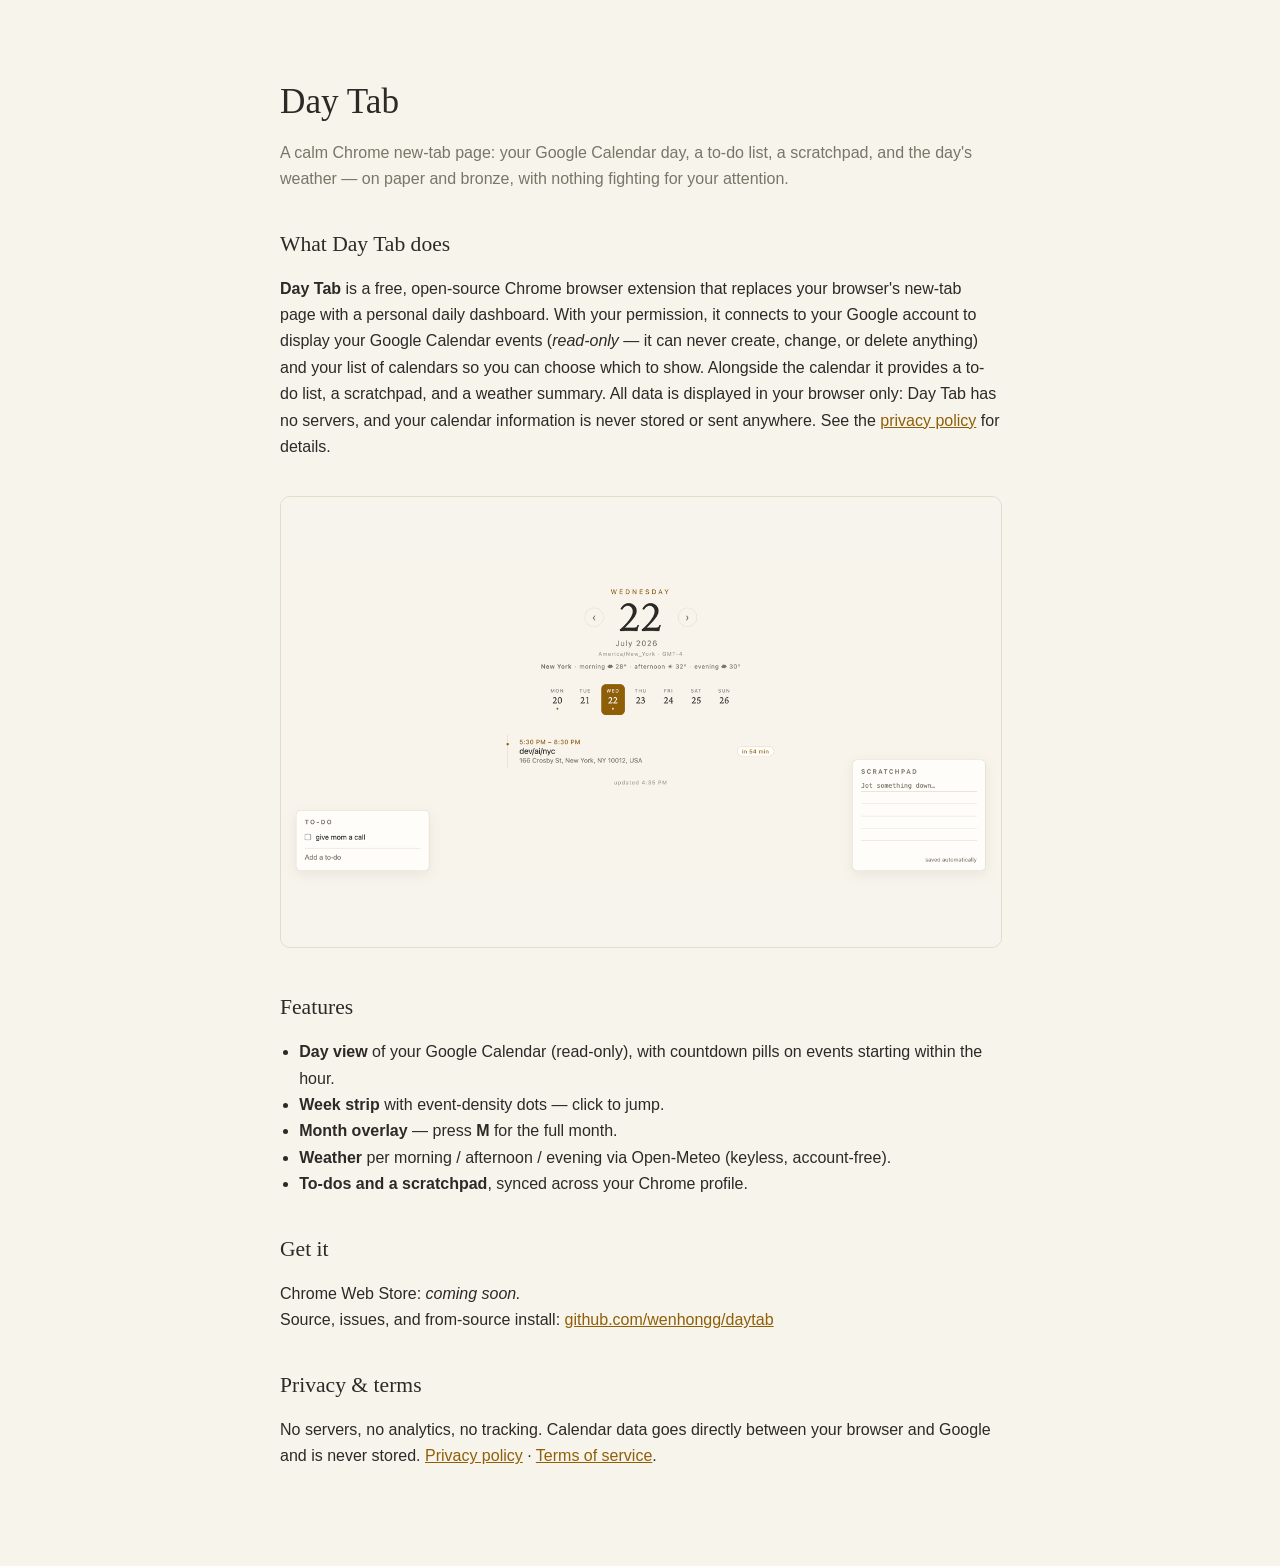
<file: docs/index.html>
<!DOCTYPE html>
<html lang="en">
<head>
<meta charset="utf-8">
<meta name="viewport" content="width=device-width, initial-scale=1">
<link rel="icon" type="image/png" href="/icon128.png">
<meta name="google-site-verification" content="RrC-9N23ZXBY5imwde2VVzgFlDhZca3ALpualsePXaE" />
<title>Day Tab</title>
<style>
  body { margin: 0; background: #f7f4ec; color: #2b2a26;
         font-family: -apple-system, BlinkMacSystemFont, "Segoe UI", sans-serif;
         line-height: 1.65; }
  main { max-width: 720px; margin: 0 auto; padding: 3.5rem 1.5rem 5rem; }
  h1, h2 { font-family: "Iowan Old Style", Georgia, "Times New Roman", serif;
           font-weight: 400; line-height: 1.25; }
  h1 { font-size: 2.2rem; margin-bottom: 0.3rem; }
  h2 { font-size: 1.35rem; margin-top: 2.4rem; }
  a { color: #8f5f08; }
  .tagline { color: #7a7567; }
  img.shot { max-width: 100%; border: 1px solid #e2dccb; border-radius: 10px;
             margin-top: 1.2rem; }
  ul { padding-left: 1.2rem; }
</style>
</head>
<body>
<main>
  <h1>Day Tab</h1>
  <p class="tagline">A calm Chrome new-tab page: your Google Calendar day, a
  to-do list, a scratchpad, and the day's weather — on paper and bronze, with
  nothing fighting for your attention.</p>

  <h2>What Day Tab does</h2>
  <p><strong>Day Tab</strong> is a free, open-source Chrome browser extension
  that replaces your browser's new-tab page with a personal daily dashboard.
  With your permission, it connects to your Google account to display your
  Google Calendar events (<em>read-only</em> — it can never create, change,
  or delete anything) and your list of calendars so you can choose which to
  show. Alongside the calendar it provides a to-do list, a scratchpad, and a
  weather summary. All data is displayed in your browser only: Day Tab has
  no servers, and your calendar information is never stored or sent
  anywhere. See the <a href="privacy/">privacy policy</a> for details.</p>

  <img class="shot" src="store/screenshot-day-view.png" alt="Day Tab new-tab page: day view with week strip, weather line, to-do list and scratchpad">

  <h2>Features</h2>
  <ul>
    <li><strong>Day view</strong> of your Google Calendar (read-only), with
        countdown pills on events starting within the hour.</li>
    <li><strong>Week strip</strong> with event-density dots — click to jump.</li>
    <li><strong>Month overlay</strong> — press <b>M</b> for the full month.</li>
    <li><strong>Weather</strong> per morning / afternoon / evening via
        Open-Meteo (keyless, account-free).</li>
    <li><strong>To-dos and a scratchpad</strong>, synced across your Chrome
        profile.</li>
  </ul>

  <h2>Get it</h2>
  <p>Chrome Web Store: <em>coming soon.</em><br>
  Source, issues, and from-source install:
  <a href="https://github.com/wenhongg/daytab">github.com/wenhongg/daytab</a></p>

  <h2>Privacy &amp; terms</h2>
  <p>No servers, no analytics, no tracking. Calendar data goes directly
  between your browser and Google and is never stored.
  <a href="privacy/">Privacy policy</a> &middot;
  <a href="terms/">Terms of service</a>.</p>
</main>
</body>
</html>
</file>
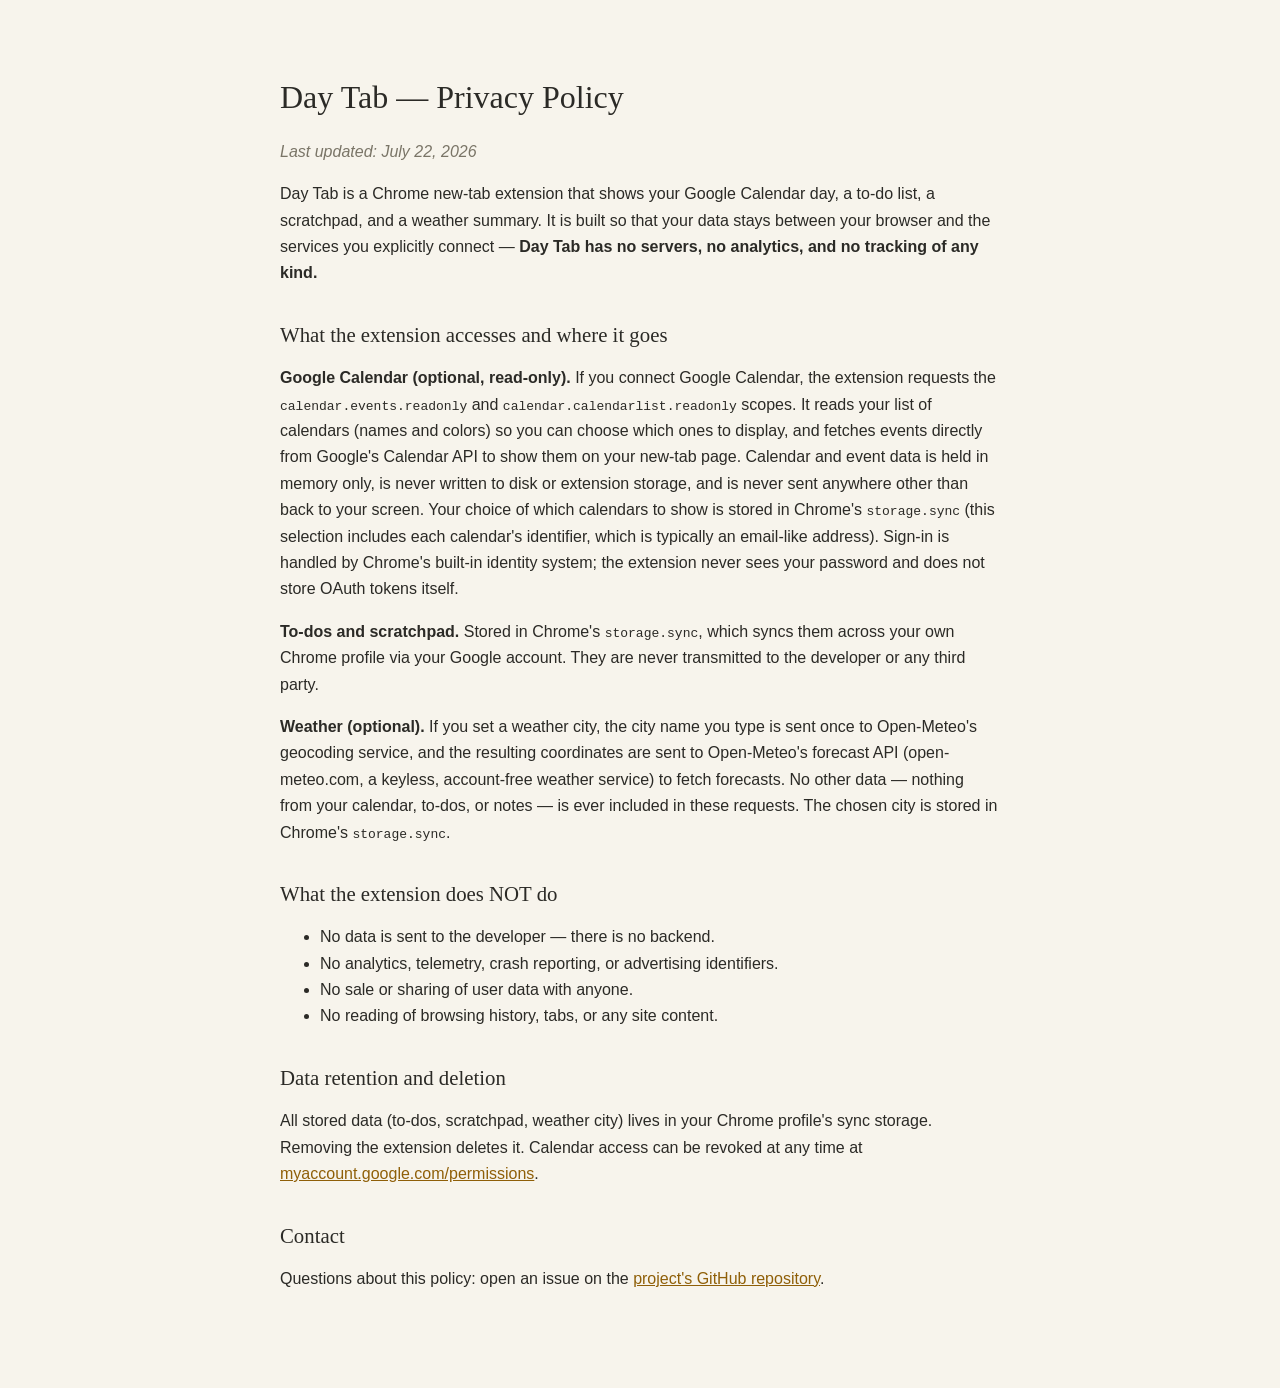
<file: docs/privacy/index.html>
<!DOCTYPE html>
<html lang="en">
<head>
<meta charset="utf-8">
<meta name="viewport" content="width=device-width, initial-scale=1">
<link rel="icon" type="image/png" href="/icon128.png">
<meta name="google-site-verification" content="RrC-9N23ZXBY5imwde2VVzgFlDhZca3ALpualsePXaE" />
<title>Day Tab — Privacy Policy</title>
<style>
  body { margin: 0; background: #f7f4ec; color: #2b2a26;
         font-family: -apple-system, BlinkMacSystemFont, "Segoe UI", sans-serif;
         line-height: 1.65; }
  main { max-width: 720px; margin: 0 auto; padding: 3.5rem 1.5rem 5rem; }
  h1, h2 { font-family: "Iowan Old Style", Georgia, "Times New Roman", serif;
           font-weight: 400; line-height: 1.25; }
  h1 { font-size: 2rem; }
  h2 { font-size: 1.3rem; margin-top: 2.2rem; }
  a { color: #8f5f08; }
  .updated { color: #7a7567; font-style: italic; }
</style>
</head>
<body>
<main>
  <h1>Day Tab — Privacy Policy</h1>
  <p class="updated">Last updated: July 22, 2026</p>

  <p>Day Tab is a Chrome new-tab extension that shows your Google Calendar
  day, a to-do list, a scratchpad, and a weather summary. It is built so that
  your data stays between your browser and the services you explicitly
  connect — <strong>Day Tab has no servers, no analytics, and no tracking of
  any kind.</strong></p>

  <h2>What the extension accesses and where it goes</h2>

  <p><strong>Google Calendar (optional, read-only).</strong> If you connect
  Google Calendar, the extension requests the
  <code>calendar.events.readonly</code> and
  <code>calendar.calendarlist.readonly</code> scopes. It reads your list of
  calendars (names and colors) so you can choose which ones to display, and
  fetches events directly from Google's Calendar API to show them on your
  new-tab page. Calendar and event data is held in memory only, is never
  written to disk or extension storage, and is never sent anywhere other
  than back to your screen. Your choice of which calendars to show is
  stored in Chrome's <code>storage.sync</code> (this selection includes each
  calendar's identifier, which is typically an email-like address). Sign-in is handled by
  Chrome's built-in identity system; the extension never sees your password
  and does not store OAuth tokens itself.</p>

  <p><strong>To-dos and scratchpad.</strong> Stored in Chrome's
  <code>storage.sync</code>, which syncs them across your own Chrome profile
  via your Google account. They are never transmitted to the developer or
  any third party.</p>

  <p><strong>Weather (optional).</strong> If you set a weather city, the
  city name you type is sent once to Open-Meteo's geocoding service, and the
  resulting coordinates are sent to Open-Meteo's forecast API
  (open-meteo.com, a keyless, account-free weather service) to fetch
  forecasts. No other data — nothing from your calendar, to-dos, or notes —
  is ever included in these requests. The chosen city is stored in Chrome's
  <code>storage.sync</code>.</p>

  <h2>What the extension does NOT do</h2>
  <ul>
    <li>No data is sent to the developer — there is no backend.</li>
    <li>No analytics, telemetry, crash reporting, or advertising
        identifiers.</li>
    <li>No sale or sharing of user data with anyone.</li>
    <li>No reading of browsing history, tabs, or any site content.</li>
  </ul>

  <h2>Data retention and deletion</h2>
  <p>All stored data (to-dos, scratchpad, weather city) lives in your Chrome
  profile's sync storage. Removing the extension deletes it. Calendar access
  can be revoked at any time at
  <a href="https://myaccount.google.com/permissions">myaccount.google.com/permissions</a>.</p>

  <h2>Contact</h2>
  <p>Questions about this policy: open an issue on the
  <a href="https://github.com/wenhongg/daytab">project's GitHub repository</a>.</p>
</main>
</body>
</html>
</file>
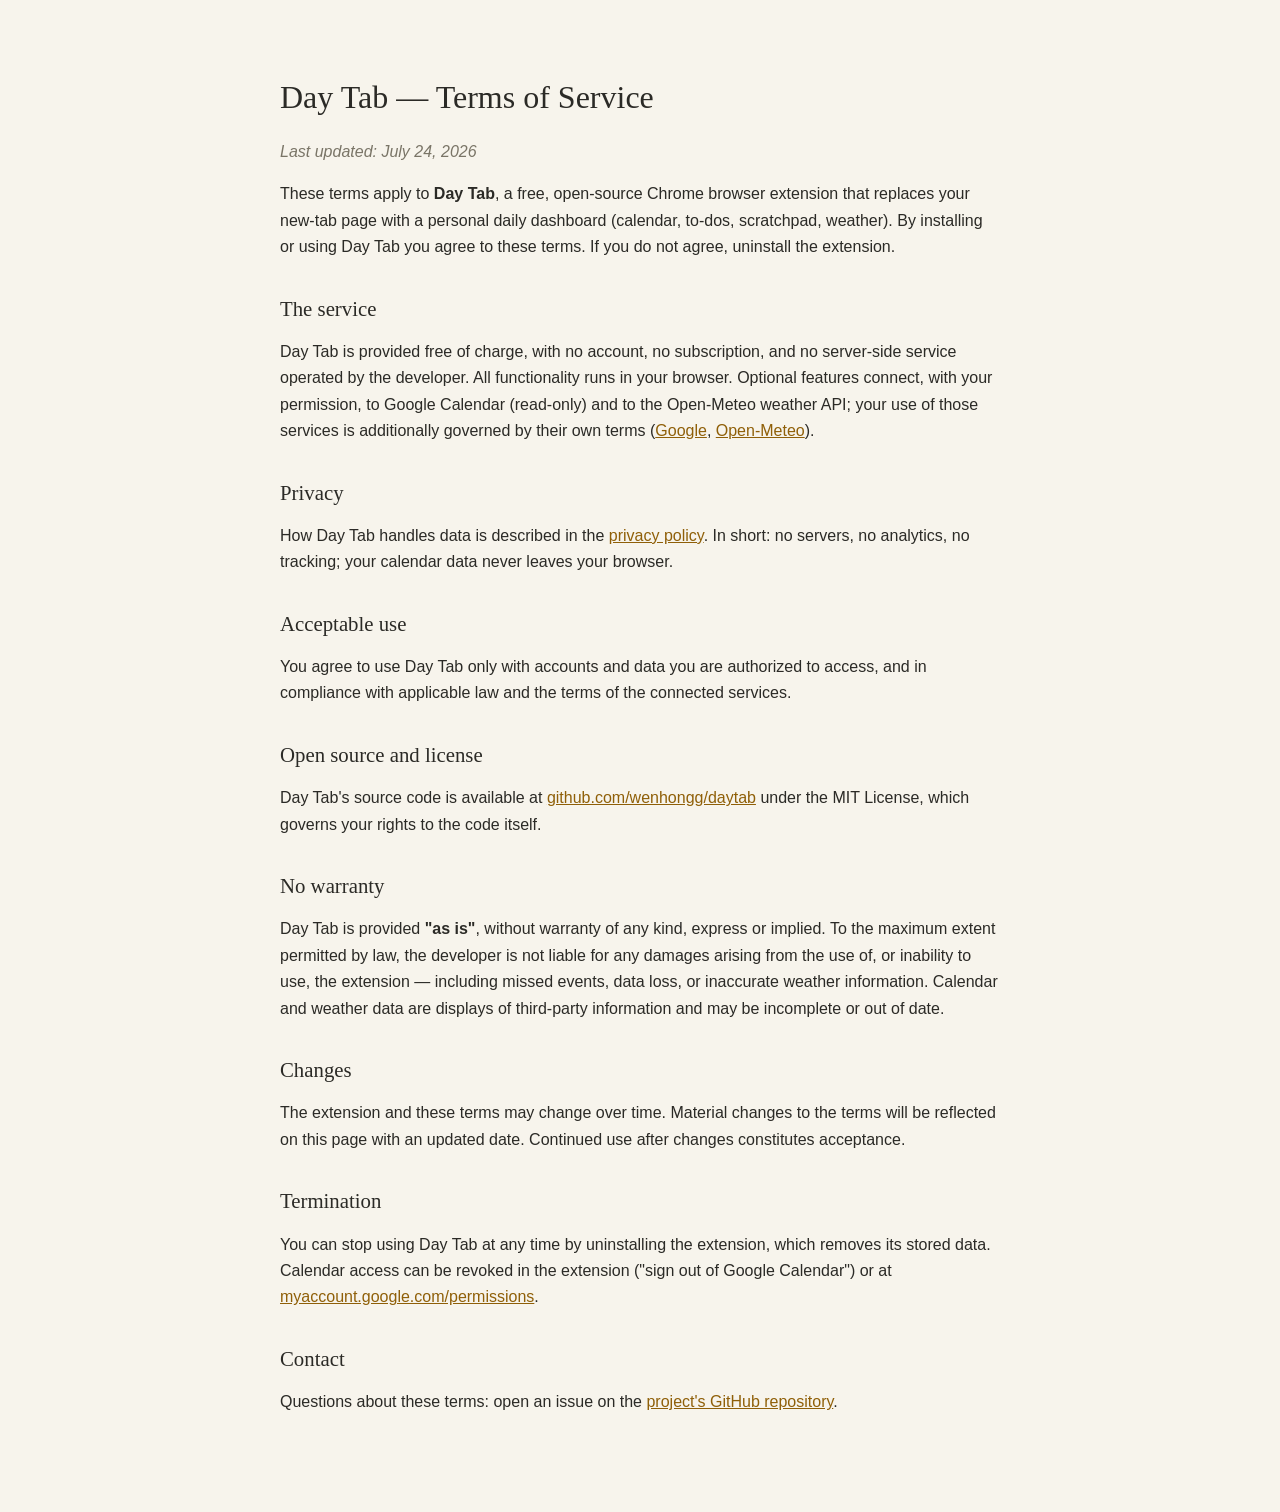
<file: docs/terms/index.html>
<!DOCTYPE html>
<html lang="en">
<head>
<meta charset="utf-8">
<meta name="viewport" content="width=device-width, initial-scale=1">
<link rel="icon" type="image/png" href="/icon128.png">
<meta name="google-site-verification" content="RrC-9N23ZXBY5imwde2VVzgFlDhZca3ALpualsePXaE" />
<title>Day Tab — Terms of Service</title>
<style>
  body { margin: 0; background: #f7f4ec; color: #2b2a26;
         font-family: -apple-system, BlinkMacSystemFont, "Segoe UI", sans-serif;
         line-height: 1.65; }
  main { max-width: 720px; margin: 0 auto; padding: 3.5rem 1.5rem 5rem; }
  h1, h2 { font-family: "Iowan Old Style", Georgia, "Times New Roman", serif;
           font-weight: 400; line-height: 1.25; }
  h1 { font-size: 2rem; }
  h2 { font-size: 1.3rem; margin-top: 2.2rem; }
  a { color: #8f5f08; }
  .updated { color: #7a7567; font-style: italic; }
</style>
</head>
<body>
<main>
  <h1>Day Tab — Terms of Service</h1>
  <p class="updated">Last updated: July 24, 2026</p>

  <p>These terms apply to <strong>Day Tab</strong>, a free, open-source
  Chrome browser extension that replaces your new-tab page with a personal
  daily dashboard (calendar, to-dos, scratchpad, weather). By installing or
  using Day Tab you agree to these terms. If you do not agree, uninstall
  the extension.</p>

  <h2>The service</h2>
  <p>Day Tab is provided free of charge, with no account, no subscription,
  and no server-side service operated by the developer. All functionality
  runs in your browser. Optional features connect, with your permission, to
  Google Calendar (read-only) and to the Open-Meteo weather API; your use
  of those services is additionally governed by their own terms
  (<a href="https://policies.google.com/terms">Google</a>,
  <a href="https://open-meteo.com/en/terms">Open-Meteo</a>).</p>

  <h2>Privacy</h2>
  <p>How Day Tab handles data is described in the
  <a href="../privacy/">privacy policy</a>. In short: no servers, no
  analytics, no tracking; your calendar data never leaves your browser.</p>

  <h2>Acceptable use</h2>
  <p>You agree to use Day Tab only with accounts and data you are
  authorized to access, and in compliance with applicable law and the
  terms of the connected services.</p>

  <h2>Open source and license</h2>
  <p>Day Tab's source code is available at
  <a href="https://github.com/wenhongg/daytab">github.com/wenhongg/daytab</a>
  under the MIT License, which governs your rights to the code itself.</p>

  <h2>No warranty</h2>
  <p>Day Tab is provided <strong>"as is"</strong>, without warranty of any
  kind, express or implied. To the maximum extent permitted by law, the
  developer is not liable for any damages arising from the use of, or
  inability to use, the extension — including missed events, data loss, or
  inaccurate weather information. Calendar and weather data are displays of
  third-party information and may be incomplete or out of date.</p>

  <h2>Changes</h2>
  <p>The extension and these terms may change over time. Material changes
  to the terms will be reflected on this page with an updated date.
  Continued use after changes constitutes acceptance.</p>

  <h2>Termination</h2>
  <p>You can stop using Day Tab at any time by uninstalling the extension,
  which removes its stored data. Calendar access can be revoked in the
  extension ("sign out of Google Calendar") or at
  <a href="https://myaccount.google.com/permissions">myaccount.google.com/permissions</a>.</p>

  <h2>Contact</h2>
  <p>Questions about these terms: open an issue on the
  <a href="https://github.com/wenhongg/daytab">project's GitHub repository</a>.</p>
</main>
</body>
</html>
</file>
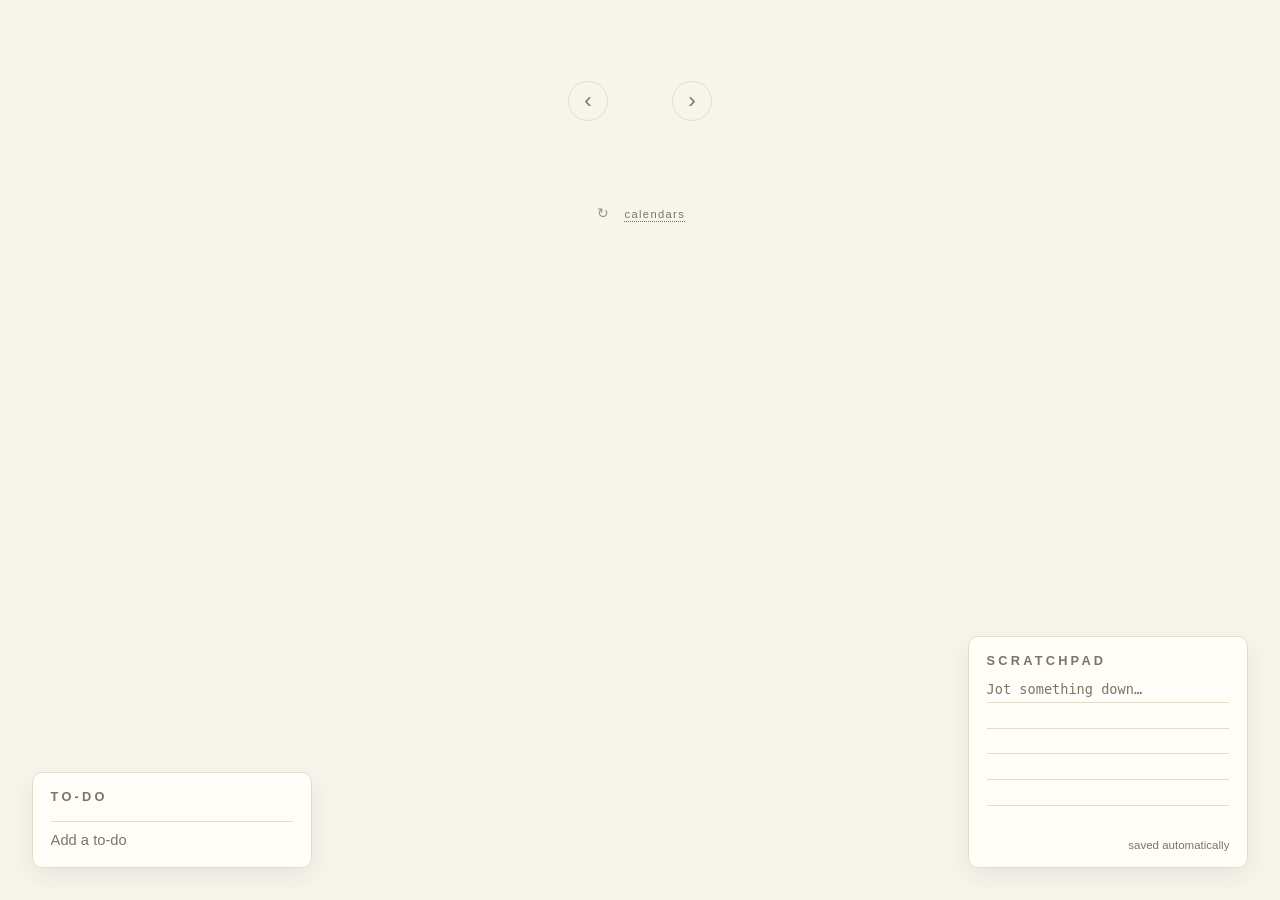
<file: src/newtab.html>
<!DOCTYPE html>
<html lang="en">
<head>
  <meta charset="UTF-8">
  <meta name="viewport" content="width=device-width, initial-scale=1.0">
  <title>New Tab</title>
  <link rel="stylesheet" href="styles.css">
  <link rel="stylesheet" href="calendar/calendar.css">
  <link rel="stylesheet" href="todo/todo.css">
  <link rel="stylesheet" href="scratchpad/scratchpad.css">
  <link rel="stylesheet" href="weather/weather.css">
  <link rel="modulepreload" href="calendar/api.js">
  <link rel="modulepreload" href="calendar/dates.js">
  <link rel="modulepreload" href="calendar/calendars.js">
  <link rel="modulepreload" href="todo/store.js">
  <link rel="modulepreload" href="scratchpad/store.js">
  <link rel="modulepreload" href="shared/storage.js">
  <link rel="modulepreload" href="weather/api.js">
  <link rel="modulepreload" href="weather/store.js">
</head>
<body>
  <main class="day">
    <header class="day-header">
      <p class="weekday" id="weekday"></p>
      <div class="date-row">
        <button class="nav-btn" id="prev-day" aria-label="Previous day">&#8249;</button>
        <h1 class="date-numeral" id="day-number" title="Month view (M)"></h1>
        <button class="nav-btn" id="next-day" aria-label="Next day">&#8250;</button>
        <button class="today-btn hidden" id="today-btn" title="Back to today">today</button>
      </div>
      <a class="month-year" id="month-year" target="_blank" rel="noopener" title="Open in Google Calendar"></a>
      <p class="tz-label" id="tz-label"></p>
    </header>

    <nav class="week-strip" id="week-strip" aria-label="This week"></nav>

    <section class="agenda" aria-label="Events">
      <div id="setup-notice" class="notice hidden">
        <p>Google Calendar isn't configured yet.</p>
        <p>Follow the steps in <strong>SETUP.md</strong> to add your OAuth client ID.</p>
      </div>
      <div id="connect-panel" class="notice hidden">
        <p>Connect your Google Calendar to see your day.</p>
        <button id="connect-btn" class="connect-btn">
          <svg width="18" height="18" viewBox="0 0 18 18" aria-hidden="true">
            <path fill="#4285F4" d="M17.64 9.2045c0-.6381-.0573-1.2518-.1636-1.8409H9v3.4814h4.8436c-.2086 1.125-.8427 2.0782-1.7959 2.7164v2.2581h2.9087c1.7018-1.5668 2.6836-3.874 2.6836-6.615z"/>
            <path fill="#34A853" d="M9 18c2.43 0 4.4673-.8059 5.9564-2.1805l-2.9087-2.2581c-.8059.54-1.8368.859-3.0477.859-2.344 0-4.3282-1.5831-5.036-3.7104H.9574v2.3318C2.4382 15.9832 5.4818 18 9 18z"/>
            <path fill="#FBBC05" d="M3.964 10.71c-.18-.54-.2822-1.1168-.2822-1.71s.1023-1.17.2823-1.71V4.9582H.9573A8.9965 8.9965 0 0 0 0 9c0 1.4523.3477 2.8268.9573 4.0418L3.964 10.71z"/>
            <path fill="#EA4335" d="M9 3.5795c1.3214 0 2.5077.4541 3.4405 1.346l2.5813-2.5814C13.4632.8918 11.4259 0 9 0 5.4818 0 2.4382 2.0168.9573 4.9582L3.964 7.29C4.6718 5.1627 6.6559 3.5795 9 3.5795z"/>
          </svg>
          <span>Connect Google Calendar</span>
        </button>
      </div>
      <p id="agenda-status" class="agenda-status hidden"></p>
      <ul id="event-list" class="event-list"></ul>
      <div class="agenda-footer">
        <p id="fetch-stamp" class="fetch-stamp hidden"></p>
        <button id="refresh-btn" class="text-btn refresh-btn" title="Refresh events" aria-label="Refresh events">&#8635;</button>
        <button id="cal-btn" class="text-btn cal-btn" title="Choose calendars (C)">calendars</button>
      </div>
    </section>
  </main>

  <aside class="weather-corner" aria-label="Weather">
    <p class="weather-line hidden" id="weather-line"></p>
    <p class="weather-date-note hidden" id="weather-date-note"></p>
  </aside>

  <aside class="panel todo" aria-label="To-do list">
    <h2 class="panel-title">To-do</h2>
    <ul id="todo-list" class="todo-list"></ul>
    <p id="todo-status" class="todo-status hidden"></p>
    <form id="todo-form" class="todo-form">
      <input id="todo-input" type="text" placeholder="Add a to-do" maxlength="500" autocomplete="off">
    </form>
  </aside>

  <aside class="panel scratchpad" aria-label="Scratchpad">
    <h2 class="panel-title">Scratchpad</h2>
    <textarea id="scratchpad-input" class="scratchpad-input" placeholder="Jot something down…" maxlength="7500" spellcheck="false"></textarea>
    <p id="scratchpad-status" class="scratchpad-status">saved automatically</p>
  </aside>

  <div id="month-overlay" class="month-overlay hidden">
    <div class="month-card">
      <div class="mc-header">
        <h2 class="mc-title" id="mc-title"></h2>
        <div class="mc-nav">
          <button class="mc-btn" id="mc-prev" aria-label="Previous month">&#8249;</button>
          <button class="mc-btn" id="mc-today">today</button>
          <button class="mc-btn" id="mc-next" aria-label="Next month">&#8250;</button>
        </div>
      </div>
      <div class="mc-grid" id="mc-grid"></div>
      <p class="mc-hint">click a day to jump &nbsp;&middot;&nbsp; <kbd>Esc</kbd> to close</p>
    </div>
  </div>

  <div id="cal-overlay" class="cal-overlay hidden">
    <div class="cal-card">
      <h2 class="cal-title">Calendars</h2>
      <div id="cal-list" class="cal-list"></div>
      <button id="cal-signout" class="text-btn cal-signout">sign out of Google Calendar</button>
      <p class="cal-hint">changes apply immediately &nbsp;&middot;&nbsp; <kbd>Esc</kbd> to close</p>
    </div>
  </div>

  <script type="module" src="calendar/calendar.js"></script>
  <script type="module" src="calendar/month.js"></script>
  <script type="module" src="calendar/picker.js"></script>
  <script type="module" src="weather/weather.js"></script>
  <script type="module" src="todo/todo.js"></script>
  <script type="module" src="scratchpad/scratchpad.js"></script>
</body>
</html>
</file>
<file: src/styles.css>
:root {
  --bg: #f7f4ec;
  --surface: #fffdf8;
  --line: #e2dccb;
  --text: #2b2a26;
  --muted: #7a7567;
  --accent: #8f5f08;
  --serif: "Iowan Old Style", Georgia, "Times New Roman", serif;
  --sans: -apple-system, BlinkMacSystemFont, "Segoe UI", sans-serif;
  --mono: ui-monospace, "SF Mono", Menlo, monospace;
}

* {
  margin: 0;
  padding: 0;
  box-sizing: border-box;
}

body {
  min-height: 100vh;
  background: var(--bg);
  color: var(--text);
  font-family: var(--sans);
  display: flex;
  justify-content: center;
}

.hidden {
  display: none !important;
}

:focus-visible {
  outline: 2px solid var(--accent);
  outline-offset: 2px;
}

/* Quiet dotted-underline text buttons (weather city, calendars, sign out). */
.text-btn {
  background: none;
  border: none;
  font-family: var(--sans);
  color: var(--muted);
  cursor: pointer;
  text-decoration: underline dotted;
  text-underline-offset: 3px;
}

.text-btn:hover {
  color: var(--accent);
}

/* Shared card chrome for the corner panels (to-do, scratchpad). */
.panel {
  position: fixed;
  bottom: 2rem;
  width: 280px;
  display: flex;
  flex-direction: column;
  background: var(--surface);
  border: 1px solid var(--line);
  border-radius: 10px;
  padding: 1rem 1.1rem;
  box-shadow: 0 8px 24px rgba(60, 50, 20, 0.08);
}

.panel-title {
  font-size: 0.8rem;
  font-weight: 600;
  letter-spacing: 0.25em;
  text-transform: uppercase;
  color: var(--muted);
  margin-bottom: 0.6rem;
}

@media (max-width: 700px) {
  .panel {
    position: static;
    width: min(560px, 90vw);
    margin: 0 auto 2rem;
  }
}
</file>
<file: src/calendar/calendar.css>
.day {
  width: min(560px, 90vw);
  padding: 9vh 0 12rem;
}

.day-header {
  text-align: center;
  margin-bottom: 1.75rem;
}

.weekday {
  font-size: 0.85rem;
  letter-spacing: 0.35em;
  text-transform: uppercase;
  color: var(--accent);
}

.date-row {
  position: relative;
  display: flex;
  align-items: center;
  justify-content: center;
  gap: 2rem;
}

.date-numeral {
  font-family: var(--serif);
  font-size: clamp(5rem, 12vh, 8rem);
  font-weight: 400;
  line-height: 1.1;
  font-variant-numeric: tabular-nums;
  cursor: pointer;
}

.month-year {
  font-size: 1rem;
  letter-spacing: 0.12em;
  color: var(--muted);
  text-decoration: none;
}

.month-year::after {
  content: " \2197";
  font-size: 0.8em;
  opacity: 0;
  transition: opacity 0.15s;
}

.month-year:hover {
  color: var(--accent);
}

.month-year:hover::after {
  opacity: 1;
}

.tz-label {
  margin-top: 0.35rem;
  font-size: 0.7rem;
  letter-spacing: 0.12em;
  color: var(--muted);
  opacity: 0.75;
}

.agenda-footer {
  margin-top: 1.4rem;
  display: flex;
  justify-content: center;
  align-items: baseline;
  gap: 0.9rem;
}

.fetch-stamp {
  font-size: 0.7rem;
  letter-spacing: 0.12em;
  color: var(--muted);
  opacity: 0.75;
}

.cal-btn {
  font-size: 0.7rem;
  letter-spacing: 0.12em;
}

.refresh-btn {
  font-size: 0.85rem;
  line-height: 1;
  opacity: 0.75;
  padding: 0 0.1rem;
  text-decoration: none; /* no dotted underline under the glyph */
}

.refresh-btn:hover {
  opacity: 1;
}

.nav-btn {
  background: none;
  border: 1px solid var(--line);
  border-radius: 50%;
  width: 2.5rem;
  height: 2.5rem;
  font-size: 1.4rem;
  line-height: 1;
  color: var(--muted);
  cursor: pointer;
  transition: color 0.15s, border-color 0.15s;
}

.nav-btn:hover {
  color: var(--text);
  border-color: var(--muted);
}

/* Overlays the empty right side of the date row so its appearance
   never shifts the layout below. */
.today-btn {
  position: absolute;
  right: 0;
  top: 50%;
  transform: translateY(-50%);
  background: none;
  border: none;
  color: var(--accent);
  font-size: 0.8rem;
  letter-spacing: 0.08em;
  cursor: pointer;
  text-decoration: underline;
  text-underline-offset: 4px;
}

/* ---- Week strip ---- */

.week-strip {
  display: flex;
  justify-content: center;
  gap: 0.55rem;
  margin-bottom: 2.5rem;
}

.ws-cell {
  width: 3.1rem;
  padding: 0.45rem 0 0.5rem;
  border-radius: 10px;
  border: 1px solid transparent;
  background: none;
  text-align: center;
  font-family: var(--sans);
  color: var(--text);
  cursor: pointer;
}

.ws-cell:hover {
  border-color: var(--line);
}

.ws-dow {
  font-size: 0.62rem;
  letter-spacing: 0.15em;
  text-transform: uppercase;
  color: var(--muted);
}

.ws-num {
  font-family: var(--serif);
  font-size: 1.15rem;
  margin: 0.1rem 0 0.2rem;
}

.ws-dots {
  height: 0.4rem;
  display: flex;
  justify-content: center;
  gap: 2px;
}

.ws-dots i,
.mc-dots i {
  width: 4px;
  height: 4px;
  border-radius: 50%;
  background: var(--accent);
}

.ws-cell.today {
  border-color: var(--accent);
}

.ws-cell.selected {
  background: var(--accent);
  border-color: var(--accent);
}

.ws-cell.selected .ws-dow,
.ws-cell.selected .ws-num {
  color: #fff;
}

.ws-cell.selected .ws-dots i {
  background: rgba(255, 255, 255, 0.8);
}

/* ---- Month overlay ---- */

.month-overlay,
.cal-overlay {
  position: fixed;
  inset: 0;
  z-index: 10;
  background: rgba(247, 244, 236, 0.92);
  display: flex;
  align-items: center;
  justify-content: center;
}

.month-card,
.cal-card {
  background: var(--surface);
  border: 1px solid var(--line);
  border-radius: 14px;
  box-shadow: 0 20px 50px rgba(60, 50, 20, 0.18);
}

.cal-card {
  width: min(380px, 92vw);
  padding: 1.6rem 1.8rem 1.2rem;
}

.cal-title {
  font-family: var(--serif);
  font-size: 1.4rem;
  font-weight: 400;
  margin-bottom: 0.8rem;
}

.cal-row {
  display: flex;
  align-items: center;
  gap: 0.7rem;
  padding: 0.45rem 0;
  font-size: 0.92rem;
  cursor: pointer;
}

.cal-swatch {
  width: 11px;
  height: 11px;
  border-radius: 50%;
  background: var(--accent);
  flex-shrink: 0;
}

.cal-name {
  flex: 1;
  overflow: hidden;
  text-overflow: ellipsis;
  white-space: nowrap;
}

.cal-sub {
  font-size: 0.72rem;
  color: var(--muted);
}

.cal-row input[type="checkbox"] {
  accent-color: var(--accent);
  flex-shrink: 0;
}

.cal-empty {
  color: var(--muted);
  font-size: 0.9rem;
  padding: 0.5rem 0;
}

.cal-signout {
  display: block;
  margin: 0.9rem auto 0;
  font-size: 0.75rem;
  letter-spacing: 0.06em;
}

.cal-signout:disabled {
  opacity: 0.5;
  cursor: default;
}

.month-card {
  width: min(620px, 92vw);
  padding: 2rem 2.2rem 1.6rem;
}

.mc-header {
  display: flex;
  align-items: baseline;
  justify-content: space-between;
  margin-bottom: 1.2rem;
}

.mc-title {
  font-family: var(--serif);
  font-size: 1.8rem;
  font-weight: 400;
}

.mc-btn {
  background: none;
  border: none;
  font-family: var(--sans);
  font-size: 0.85rem;
  letter-spacing: 0.08em;
  color: var(--muted);
  cursor: pointer;
  padding: 0.2rem 0.4rem;
}

.mc-btn:hover {
  color: var(--accent);
}

.mc-grid {
  display: grid;
  grid-template-columns: repeat(7, 1fr);
  gap: 4px;
}

.mc-dow {
  font-size: 0.62rem;
  letter-spacing: 0.15em;
  text-transform: uppercase;
  color: var(--muted);
  text-align: center;
  padding-bottom: 0.5rem;
}

.mc-day {
  height: 4rem;
  border-radius: 8px;
  padding-top: 0.4rem;
  border: 1px solid transparent;
  background: none;
  text-align: center;
  font-family: var(--sans);
  color: var(--text);
  cursor: pointer;
}

.mc-day:hover {
  border-color: var(--line);
}

.mc-num {
  font-family: var(--serif);
  font-size: 1rem;
}

.mc-dots {
  height: 0.5rem;
  display: flex;
  justify-content: center;
  gap: 2px;
  margin-top: 0.25rem;
}

.mc-day.dim .mc-num {
  color: var(--line);
}

.mc-day.today {
  border-color: var(--accent);
}

.mc-day.selected {
  background: var(--accent);
}

.mc-day.selected .mc-num {
  color: #fff;
}

.mc-day.selected .mc-dots i {
  background: rgba(255, 255, 255, 0.8);
}

.mc-hint,
.cal-hint {
  margin-top: 1.1rem;
  text-align: center;
  font-size: 0.72rem;
  letter-spacing: 0.08em;
  color: var(--muted);
}

.mc-hint kbd,
.cal-hint kbd {
  border: 1px solid var(--line);
  border-radius: 4px;
  padding: 0 0.3rem;
  font-family: var(--sans);
  font-size: 0.7rem;
  background: var(--bg);
}

.notice {
  text-align: center;
  color: var(--muted);
  line-height: 1.7;
}

.connect-btn {
  margin-top: 1.25rem;
  display: inline-flex;
  align-items: center;
  gap: 0.7rem;
  background: var(--surface);
  color: var(--text);
  border: 1px solid var(--line);
  border-radius: 999px;
  padding: 0.7rem 1.5rem;
  font-size: 0.95rem;
  font-weight: 500;
  font-family: var(--sans);
  cursor: pointer;
  box-shadow: 0 1px 3px rgba(60, 50, 20, 0.08);
  transition: box-shadow 0.15s, border-color 0.15s;
}

.connect-btn svg {
  flex-shrink: 0;
}

.connect-btn:hover {
  border-color: var(--muted);
  box-shadow: 0 3px 10px rgba(60, 50, 20, 0.12);
}

.agenda-status {
  text-align: center;
  color: var(--muted);
  font-size: 0.9rem;
  margin-top: 0.75rem;
}

.event-list {
  list-style: none;
  border-left: 1px solid var(--line);
}

.event {
  position: relative;
  padding: 0.55rem 0 0.55rem 1.5rem;
}

.event-dot {
  position: absolute;
  left: -3px;
  top: 1.15rem;
  width: 5px;
  height: 5px;
  border-radius: 50%;
  background: var(--accent); /* per-calendar color set inline when known */
}

.event-time {
  font-size: 0.8rem;
  letter-spacing: 0.06em;
  color: var(--accent);
  font-variant-numeric: tabular-nums;
}

.event-title {
  font-size: 1.05rem;
  line-height: 1.4;
}

/* Title-as-disclosure-button for events with a description. Inline-block so
   the click target hugs the text; time/location <p> siblings keep it on its
   own line. */
.event-toggle {
  background: none;
  border: none;
  padding: 0;
  font-family: var(--sans);
  color: var(--text);
  text-align: left;
  cursor: pointer;
}

.event-toggle::after {
  content: " \25B8"; /* ▸ */
  font-size: 0.7em;
  color: var(--muted);
}

.event.expanded .event-toggle::after {
  content: " \25BE"; /* ▾ */
}

.event-toggle:hover .event-title {
  color: var(--accent);
}

.event-location {
  font-size: 0.85rem;
  color: var(--muted);
}

.event-details {
  margin-top: 0.35rem;
  font-size: 0.85rem;
  line-height: 1.55;
  color: var(--muted);
  max-height: 12rem;
  overflow-y: auto;
  overflow-wrap: anywhere; /* long bare URLs must not widen the column */
}

/* Inside a text blob, plain underlined links beat the hover-glyph idiom. */
.event-details a {
  color: var(--accent);
  text-decoration: underline;
  text-underline-offset: 2px;
}

/* Reserve room so the badge never overlaps long titles or locations. */
.event.has-soon {
  padding-right: 5.5rem;
}

.event-soon {
  position: absolute;
  right: 0;
  top: 50%;
  transform: translateY(-50%);
  font-size: 0.72rem;
  letter-spacing: 0.06em;
  color: var(--accent);
  background: var(--surface);
  border: 1px solid var(--line);
  border-radius: 999px;
  padding: 0.15rem 0.6rem;
  white-space: nowrap;
}

@media (max-width: 700px) {
  .day {
    padding-bottom: 2rem;
  }

  /* Too little horizontal room next to the nav arrows at this width. */
  .today-btn {
    display: none;
  }
}
</file>
<file: src/todo/todo.css>
.todo {
  left: 2rem;
  max-height: 45vh;
}

.todo-list {
  list-style: none;
  overflow-y: auto;
}

.todo-item {
  display: flex;
  align-items: center;
  gap: 0.6rem;
  padding: 0.3rem 0;
}

.todo-item input[type="checkbox"] {
  accent-color: var(--accent);
  flex-shrink: 0;
}

.todo-text {
  flex: 1;
  font-size: 0.92rem;
  line-height: 1.4;
  overflow-wrap: anywhere;
}

.todo-item.done .todo-text {
  color: var(--muted);
  text-decoration: line-through;
}

.todo-delete {
  background: none;
  border: none;
  color: var(--muted);
  font-size: 1rem;
  cursor: pointer;
  visibility: hidden;
}

.todo-item:hover .todo-delete {
  visibility: visible;
}

.todo-delete:hover {
  color: var(--text);
}

.todo-status {
  font-size: 0.8rem;
  color: var(--accent);
  padding-top: 0.4rem;
}

.todo-form input {
  width: 100%;
  margin-top: 0.5rem;
  background: none;
  border: none;
  border-top: 1px solid var(--line);
  padding: 0.6rem 0 0.2rem;
  color: var(--text);
  font-size: 0.92rem;
}

.todo-form input::placeholder {
  color: var(--muted);
}

.todo-form input:focus {
  outline: none;
  border-top-color: var(--muted);
}
</file>
<file: src/scratchpad/scratchpad.css>
.scratchpad {
  right: 2rem;
}

.scratchpad-input {
  width: 100%;
  min-height: 9.6rem;
  border: none;
  background: repeating-linear-gradient(
    to bottom,
    transparent 0,
    transparent 1.55rem,
    var(--line) 1.55rem,
    var(--line) calc(1.55rem + 1px)
  );
  font-family: var(--mono);
  font-size: 0.85rem;
  line-height: 1.6rem;
  color: var(--text);
  resize: none;
  outline: none;
}

.scratchpad-input::placeholder {
  color: var(--muted);
}

.scratchpad-status {
  margin-top: 0.5rem;
  font-size: 0.72rem;
  color: var(--muted);
  text-align: right;
}

.scratchpad-status.error {
  color: var(--accent);
}
</file>
<file: src/weather/weather.css>
/* Pinned to the top-right corner, echoing the to-do/scratchpad panels. */
.weather-corner {
  position: fixed;
  top: 1.6rem;
  right: 2rem;
  text-align: right;
}

.weather-line {
  font-size: 0.8rem;
  letter-spacing: 0.06em;
  color: var(--muted);
  cursor: pointer;
}

.weather-date-note {
  margin-top: 0.2rem;
  font-size: 0.68rem;
  letter-spacing: 0.1em;
  color: var(--muted);
  opacity: 0.75;
}

.weather-line .sep {
  opacity: 0.5;
  padding: 0 0.35rem;
}

.weather-line .seg-rain {
  color: var(--accent);
}

.weather-line .wx-city {
  font-weight: 600;
}

.weather-set-btn,
.weather-retry-btn {
  font-size: 0.75rem;
  letter-spacing: 0.08em;
}

.weather-retry-btn:disabled {
  opacity: 0.5;
  cursor: default;
}

.weather-input {
  width: 13rem;
  background: none;
  border: none;
  border-bottom: 1px solid var(--line);
  padding: 0.1rem 0;
  text-align: center;
  font-family: var(--sans);
  font-size: 0.8rem;
  color: var(--text);
}

.weather-input:focus {
  outline: none;
  border-bottom-color: var(--muted);
}

.weather-input::placeholder {
  color: var(--muted);
}

/* No corner to pin to once the panels stack; the header needs the width. */
@media (max-width: 700px) {
  .weather-corner {
    display: none;
  }
}
</file>
